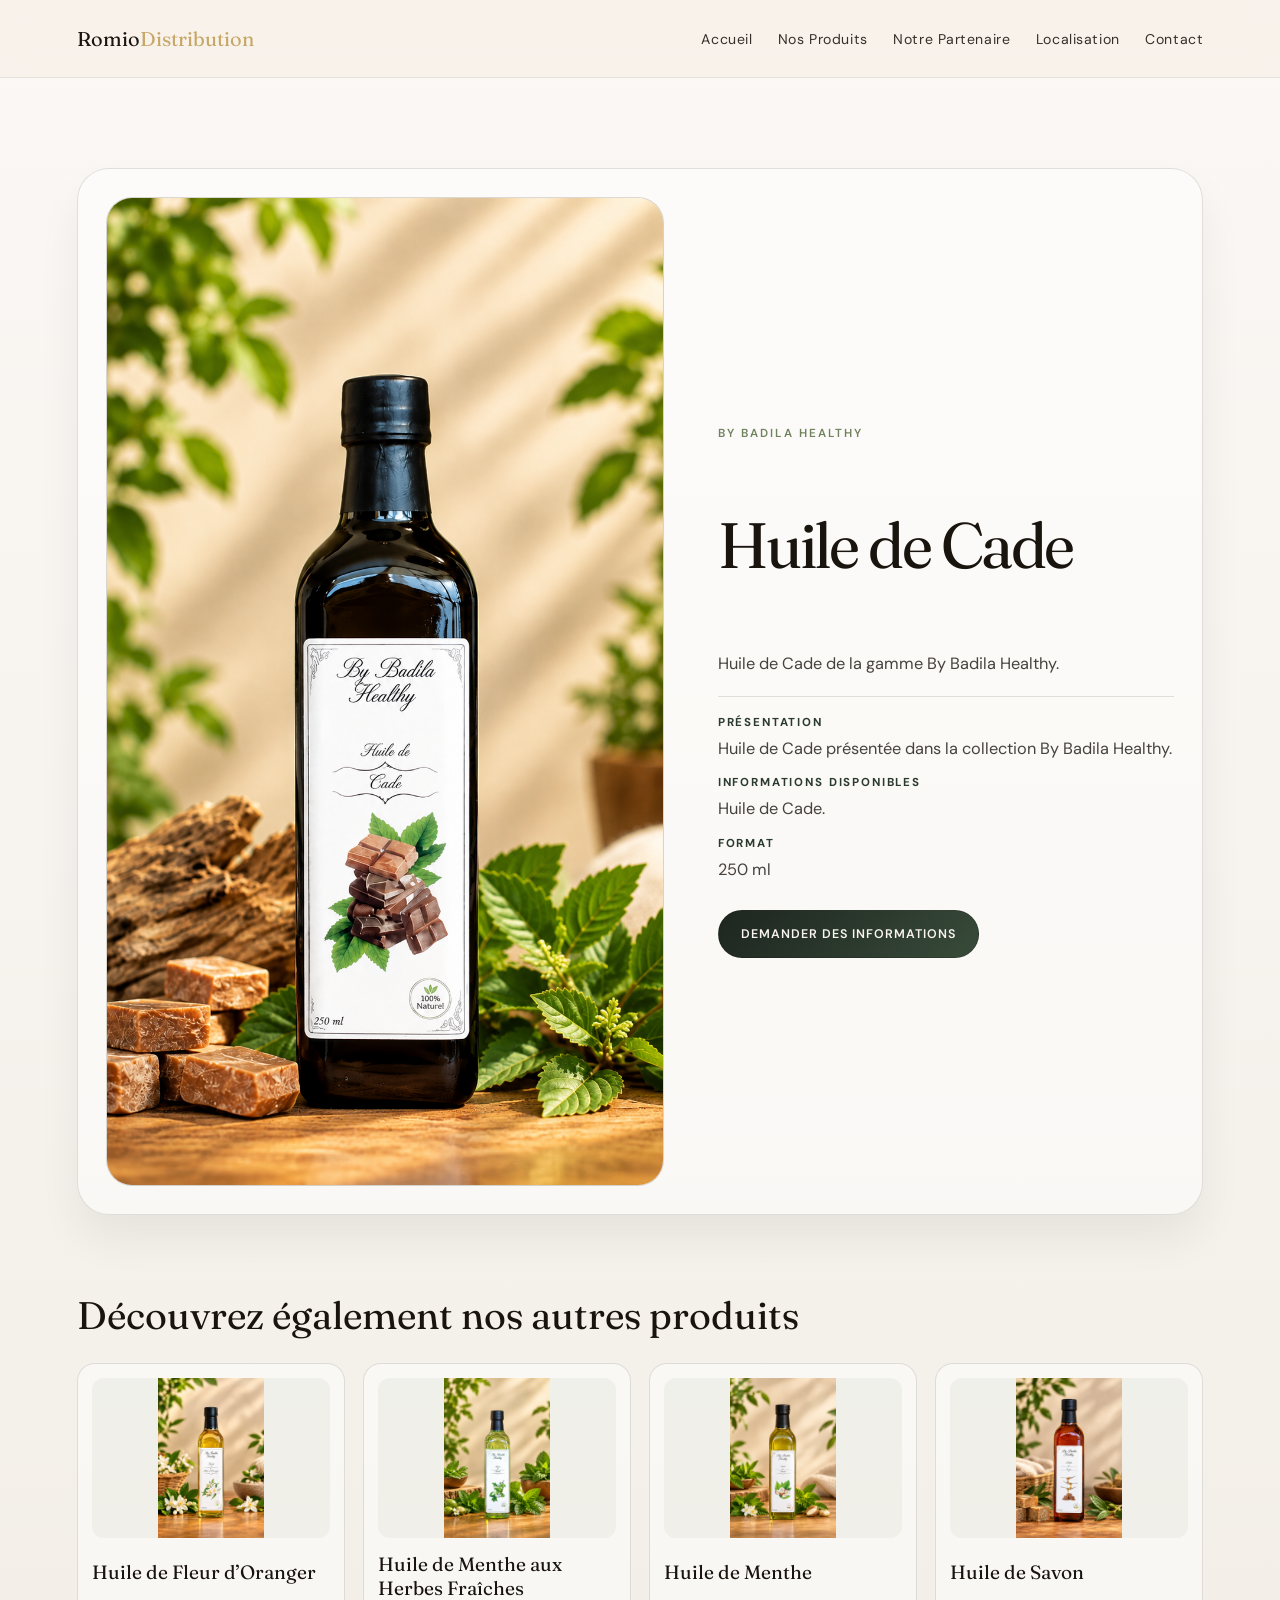
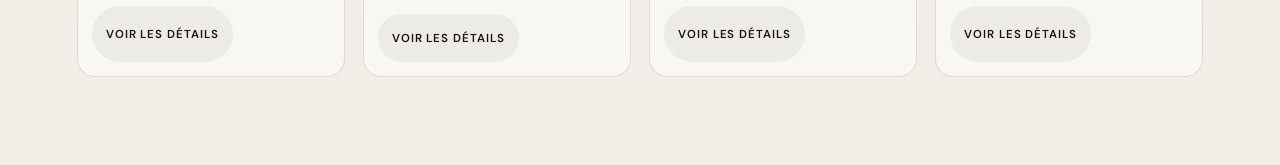
<file: produit-detail.html>
<!DOCTYPE html>
<html lang="fr">
<head>
  <meta charset="UTF-8">
  <meta name="viewport" content="width=device-width, initial-scale=1.0, viewport-fit=cover">
  <title>Produit By Badila Healthy</title>
  <meta name="description" content="Détails d’un produit By Badila Healthy proposé par Romio Distribution.">
  <link rel="preconnect" href="https://fonts.googleapis.com">
  <link rel="preconnect" href="https://fonts.gstatic.com" crossorigin>
  <link href="https://fonts.googleapis.com/css2?family=Cinzel:wght@500;600;700&family=DM+Sans:wght@300;400;500;600;700&family=Fraunces:opsz,wght@9..144,400;9..144,500;9..144,600&display=swap" rel="stylesheet">
  <style>
    :root {
      color-scheme: light;
      --ink: #1a140f;
      --forest: #2a3a2e;
      --olive: #70835d;
      --sand: #f6efe7;
      --paper: #fbf8f3;
      --gold: #c7a767;
      --muted: #5c5852;
      --line: rgba(26, 19, 13, 0.12);
      --page-gutter: clamp(22px, 6vw, 90px);
      font-family: 'DM Sans', sans-serif;
      background: var(--paper);
      color: var(--ink);
    }
    * { box-sizing: border-box; }
    html { scroll-behavior: smooth; }
    body { margin: 0; min-width: 320px; background: linear-gradient(180deg, #fbf8f5 0%, #f2eee7 100%); color: var(--ink); }
    a { color: inherit; text-decoration: none; }
    img { max-width: 100%; display: block; }
    h1, h2, h3 { font-family: 'Fraunces', serif; font-weight: 400; }
    .site-nav {
      position: sticky;
      top: 0;
      z-index: 20;
      display: flex;
      align-items: center;
      justify-content: space-between;
      min-height: 78px;
      padding: 14px var(--page-gutter);
      border-bottom: 1px solid rgba(25, 20, 15, 0.08);
      background: rgba(247, 241, 234, 0.82);
      backdrop-filter: blur(12px);
      -webkit-backdrop-filter: blur(12px);
    }
    .brand { font-family: 'Fraunces', serif; font-size: 1.25rem; white-space: nowrap; }
    .brand span { color: var(--gold); }
    .nav-links { display: flex; align-items: center; gap: clamp(18px, 2vw, 30px); list-style: none; padding: 0; margin: 0; }
    .nav-links a {
      color: rgba(25, 20, 15, 0.88);
      font-size: .88rem;
      letter-spacing: .04em;
      transition: color 180ms ease;
    }
    .nav-links a:hover, .nav-links a:focus-visible { color: var(--forest); }

    .page-shell {
      max-width: 1280px;
      margin: 0 auto;
      padding: clamp(46px, 7vw, 94px) var(--page-gutter) 88px;
    }
    .detail-card {
      display: grid;
      grid-template-columns: minmax(0, 1.1fr) minmax(0, .9fr);
      gap: clamp(32px, 5vw, 54px);
      align-items: center;
      padding: clamp(20px, 3vw, 28px);
      border: 1px solid var(--line);
      border-radius: 32px;
      background: rgba(255,255,255,0.52);
      box-shadow: 0 24px 44px rgba(22, 18, 14, 0.06);
    }
    .detail-image {
      position: relative;
      overflow: hidden;
      border-radius: 26px;
      background: linear-gradient(135deg, rgba(122,143,104,0.12), rgba(199,167,103,0.08));
      border: 1px solid var(--line);
      min-height: clamp(360px, 42vw, 560px);
    }
    .detail-image img {
      width: 100%;
      height: 100%;
      object-fit: contain;
    }
    .detail-copy {
      display: grid;
      gap: 18px;
    }
    .detail-copy .eyebrow {
      color: var(--olive);
      font-size: .73rem;
      letter-spacing: .18em;
      text-transform: uppercase;
      font-weight: 600;
    }
    .detail-copy h1 {
      font-size: clamp(2.9rem, 5vw, 4.6rem);
      line-height: 1.02;
      letter-spacing: -.04em;
    }
    .detail-copy p {
      margin: 0;
      color: rgba(26, 20, 15, 0.8);
      font-size: 1.02rem;
      line-height: 1.8;
    }
    .detail-meta {
      display: grid;
      gap: 12px;
      padding: 18px 0 0;
      border-top: 1px solid var(--line);
    }
    .detail-meta strong {
      display: block;
      margin-bottom: 4px;
      color: var(--forest);
      font-size: .72rem;
      letter-spacing: .16em;
      text-transform: uppercase;
    }
    .detail-actions {
      display: flex;
      flex-wrap: wrap;
      gap: 14px;
      margin-top: 8px;
    }
    .primary-btn, .secondary-btn {
      display: inline-flex;
      align-items: center;
      justify-content: center;
      min-height: 48px;
      padding: 0 22px;
      border-radius: 999px;
      border: 1px solid rgba(26, 20, 15, 0.12);
      font-size: .78rem;
      font-weight: 600;
      letter-spacing: .08em;
      text-transform: uppercase;
      transition: transform 180ms ease, box-shadow 180ms ease;
    }
    .primary-btn {
      background: linear-gradient(135deg, #1d251f 0%, #384b3a 100%);
      color: #f9f4ee;
    }
    .secondary-btn {
      background: transparent;
      color: var(--ink);
    }
    .primary-btn:hover, .secondary-btn:hover, .primary-btn:focus-visible, .secondary-btn:focus-visible {
      transform: translateY(-1px);
      box-shadow: 0 12px 24px rgba(26, 20, 15, 0.08);
    }

    .related {
      margin-top: 76px;
    }
    .related h2 {
      font-size: clamp(2rem, 3vw, 2.8rem);
      margin-bottom: 24px;
    }
    .related-grid {
      display: grid;
      grid-template-columns: repeat(4, minmax(0, 1fr));
      gap: 18px;
    }
    .related-card {
      display: grid;
      gap: 14px;
      padding: 14px;
      border: 1px solid var(--line);
      border-radius: 18px;
      background: rgba(255,255,255,0.5);
      transition: transform 180ms ease, box-shadow 180ms ease;
    }
    .related-card:hover, .related-card:focus-visible {
      transform: translateY(-3px);
      box-shadow: 0 16px 24px rgba(22,18,14,0.06);
    }
    .related-card img {
      width: 100%;
      height: 160px;
      object-fit: contain;
      border-radius: 12px;
      background: rgba(122,143,104,0.08);
    }
    .related-card h3 {
      margin: 0;
      font-size: 1.2rem;
    }
    .related-card a {
      display: inline-flex;
      align-items: center;
      justify-content: center;
      width: fit-content;
      padding: 10px 14px;
      border-radius: 999px;
      background: rgba(25, 22, 17, 0.05);
      font-size: .72rem;
      letter-spacing: .08em;
      text-transform: uppercase;
      font-weight: 600;
    }

    @media (max-width: 980px) {
      .detail-card { grid-template-columns: 1fr; }
      .related-grid { grid-template-columns: repeat(2, minmax(0, 1fr)); }
    }
    @media (max-width: 640px) {
      .site-nav { flex-direction: column; min-height: auto; gap: 10px; padding-top: 16px; padding-bottom: 16px; }
      .nav-links { flex-wrap: wrap; justify-content: center; }
      .related-grid { grid-template-columns: 1fr; }
    }
  </style>
  <link rel="stylesheet" href="site-nav.css">
</head>
<body>
  <nav class="site-nav" aria-label="Navigation principale">
    <a class="brand" href="index.html#accueil">Romio <span>Distribution</span></a>
    <button class="nav-toggle" type="button" aria-label="Ouvrir le menu" aria-expanded="false" aria-controls="navLinks">
      <span></span><span></span><span></span>
    </button>
    <ul class="nav-links" id="navLinks">
      <li><a href="index.html#accueil">Accueil</a></li>
      <li><a href="produits-by-badila.html">Nos Produits</a></li>
      <li><a href="index.html#partenaire">Notre Partenaire</a></li>
      <li><a href="index.html#localisation">Localisation</a></li>
      <li><a href="index.html#contact">Contact</a></li>
    </ul>
  </nav>

  <main class="page-shell">
    <section class="detail-card" aria-live="polite">
      <div class="detail-image">
        <img id="productImage" src="imags/Huile de Cade.png" alt="Huile de Cade">
      </div>

      <div class="detail-copy">
        <span class="eyebrow">By Badila Healthy</span>
        <h1 id="productName">Produit</h1>
        <p id="productDescription"></p>

        <div class="detail-meta">
          <div>
            <strong>Présentation</strong>
            <p id="productIntro"></p>
          </div>
          <div>
            <strong>Informations disponibles</strong>
            <p id="productInfo"></p>
          </div>
          <div>
            <strong>Format</strong>
            <p id="productFormat"></p>
          </div>
        </div>

        <div class="detail-actions">
          <a class="primary-btn" id="productInquiry" href="https://wa.me/212640146174">Demander des informations</a>
        </div>
      </div>
    </section>

    <section class="related" aria-labelledby="related-title">
      <h2 id="related-title">Découvrez également nos autres produits</h2>
      <div class="related-grid" id="relatedGrid"></div>
    </section>
  </main>

  <script>
    const productData = {
      menthe: {
        name: 'Huile de Menthe aux Herbes Fraîches',
        description: 'Huile de Menthe aux Herbes Fraîches de By Badila Healthy.',
        intro: 'Huile de Menthe aux Herbes Fraîches présentée dans la collection By Badila Healthy.',
        info: 'Huile de Menthe aux Herbes Fraîches.',
        format: '250 ml',
        image: 'imags/Huile de menthe aux herbes fraîches.png'
      },
      'menthe-classique': {
        name: 'Huile de Menthe',
        description: 'Huile de Menthe de la gamme By Badila Healthy.',
        intro: 'Huile de Menthe présentée dans la collection By Badila Healthy.',
        info: 'Huile de Menthe.',
        format: '250 ml',
        image: 'imags/Huile de Menthe.png'
      },
      'fleur-oranger': {
        name: 'Huile de Fleur d’Oranger',
        description: 'Huile de Fleur d’Oranger de la gamme By Badila Healthy.',
        intro: 'Huile de Fleur d’Oranger présentée dans la collection By Badila Healthy.',
        info: 'Huile de Fleur d’Oranger.',
        format: '250 ml',
        image: 'imags/Huile de fleur d’oranger naturelle.png'
      },
      cade: {
        name: 'Huile de Cade',
        description: 'Huile de Cade de la gamme By Badila Healthy.',
        intro: 'Huile de Cade présentée dans la collection By Badila Healthy.',
        info: 'Huile de Cade.',
        format: '250 ml',
        image: 'imags/Huile de Cade.png'
      },
      savon: {
        name: 'Huile de Savon',
        description: 'Huile de Savon de la gamme By Badila Healthy.',
        intro: 'Huile de Savon présentée dans la collection By Badila Healthy.',
        info: 'Huile de Savon.',
        format: '250 ml',
        image: 'imags/Huile de Savon.png'
      }
    };

    const orderedKeys = ['cade', 'fleur-oranger', 'menthe', 'menthe-classique', 'savon'];
    const params = new URLSearchParams(window.location.search);
    const selected = params.get('product') || 'cade';
    const current = productData[selected] || productData.cade;

    document.getElementById('productName').textContent = current.name;
    document.getElementById('productInquiry').href = `https://wa.me/212640146174?text=${encodeURIComponent(`Bonjour, je souhaite avoir plus d’informations sur le produit ${current.name}.`)}`;
    document.getElementById('productDescription').textContent = current.description;
    document.getElementById('productIntro').textContent = current.intro;
    document.getElementById('productInfo').textContent = current.info;
    document.getElementById('productFormat').textContent = current.format;

    const image = document.getElementById('productImage');
    image.src = current.image;
    image.alt = current.name;

    const relatedGrid = document.getElementById('relatedGrid');
    orderedKeys.filter(key => key !== selected).forEach((key) => {
      const item = productData[key];
      const card = document.createElement('article');
      card.className = 'related-card';
      card.innerHTML = `
        <img src="${item.image}" alt="${item.name}">
        <h3>${item.name}</h3>
        <a href="produit-detail.html?product=${key}">Voir les détails</a>
      `;
      relatedGrid.appendChild(card);
    });
  </script>
  <script src="site-nav.js" defer></script>
</body>
</html>
</file>
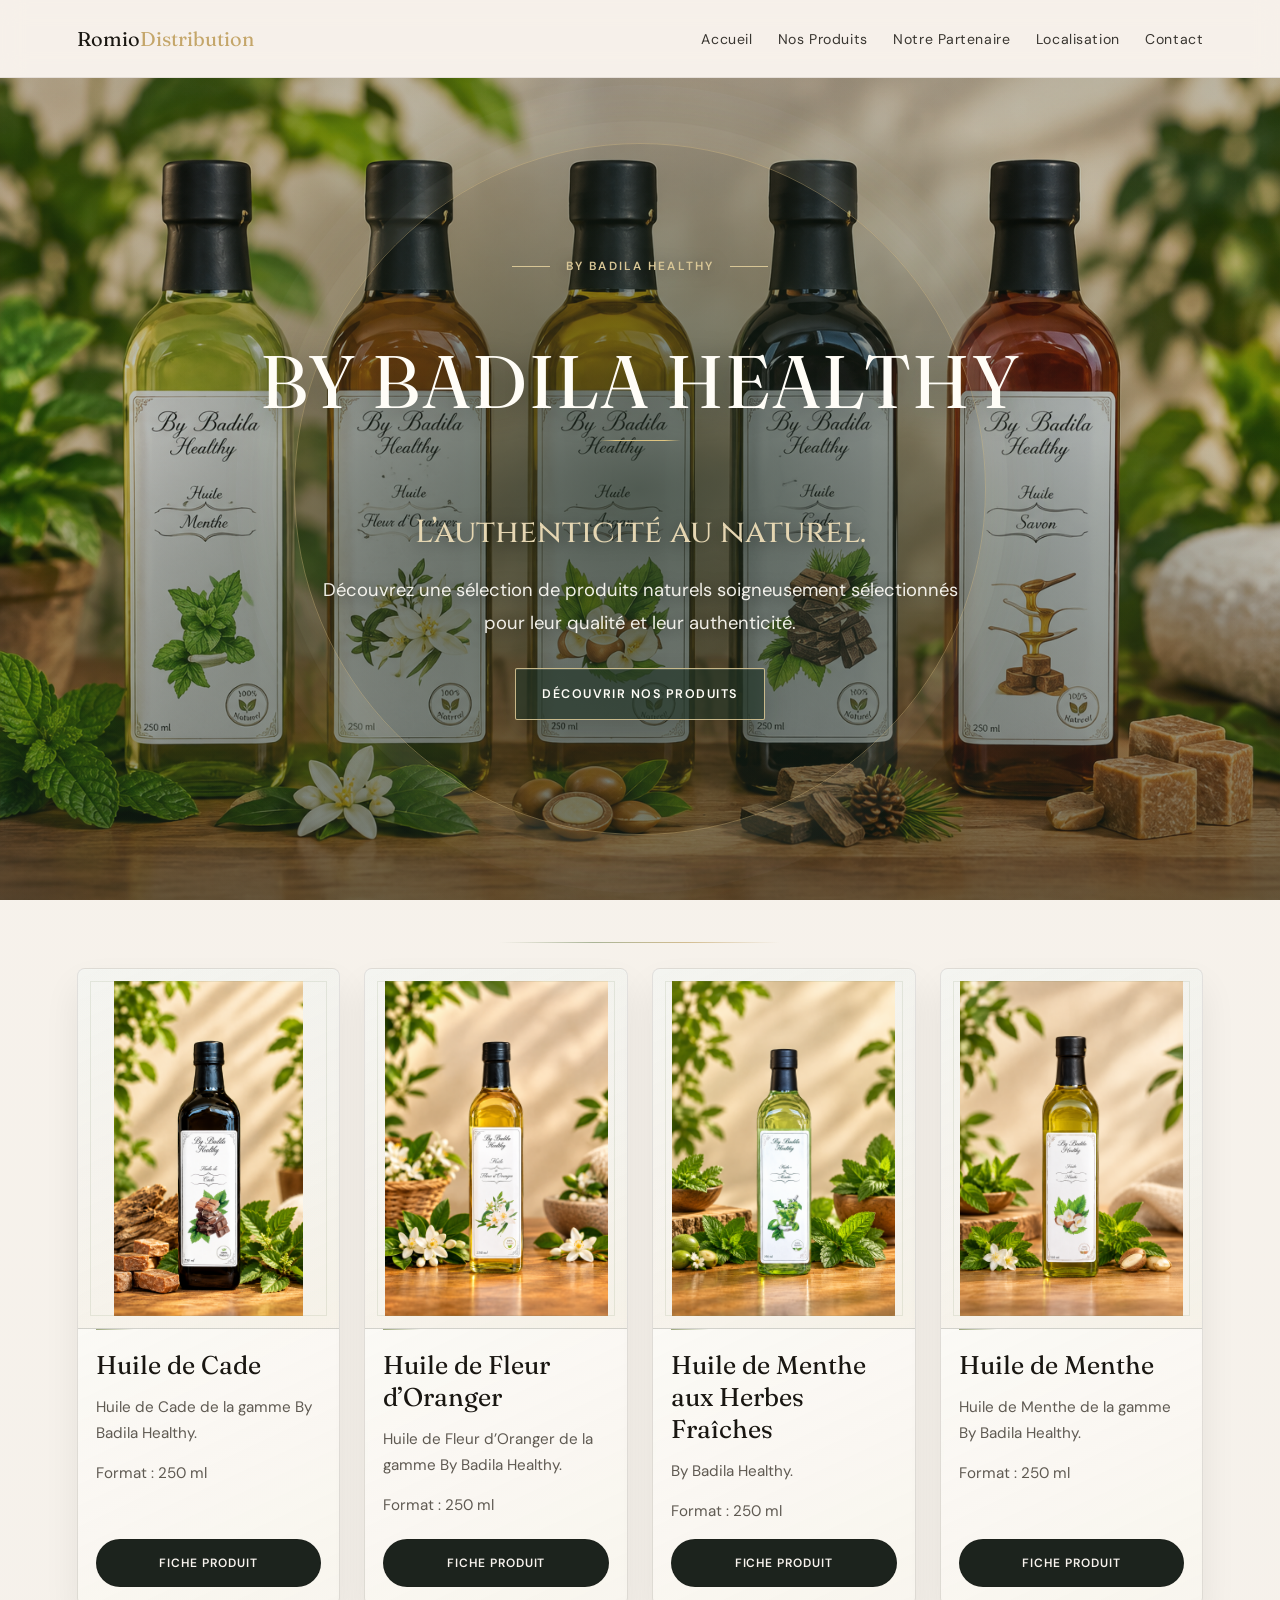
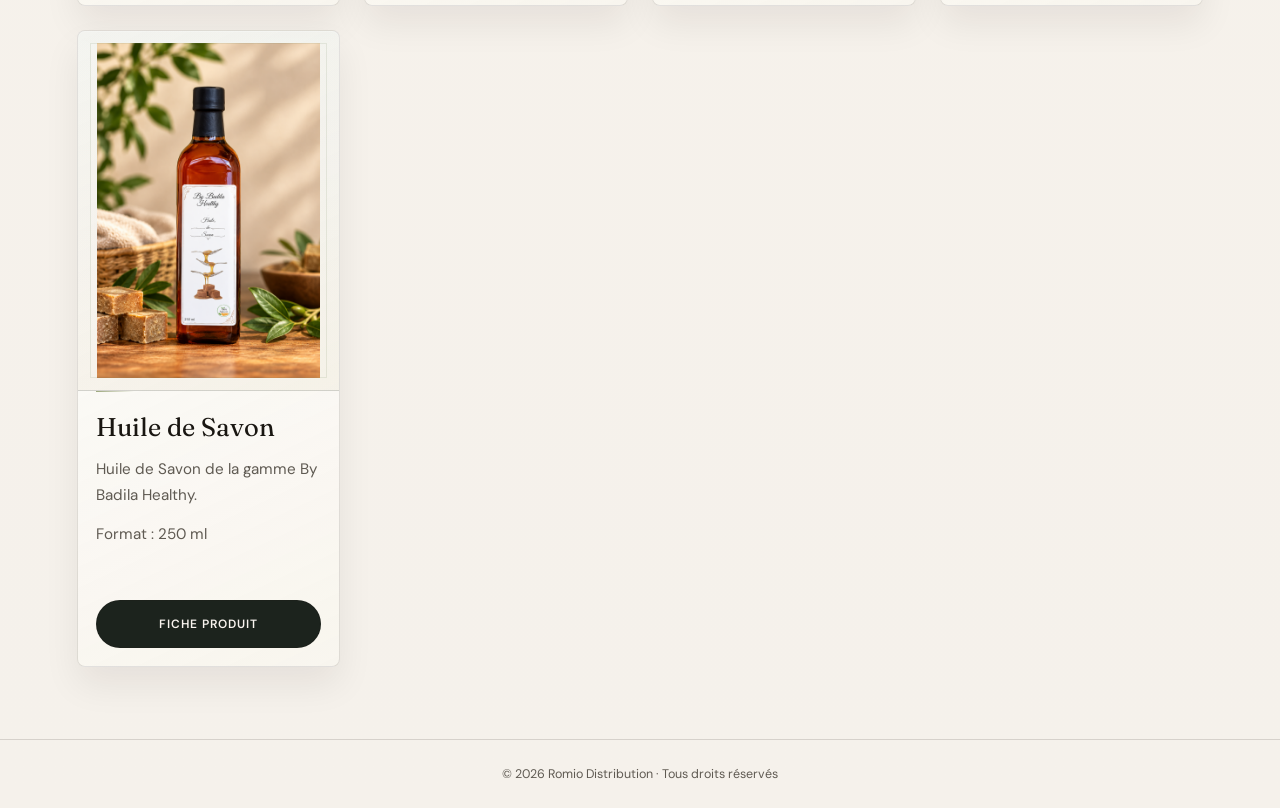
<file: produits-by-badila.html>
<!DOCTYPE html>
<html lang="fr">
<head>
  <meta charset="UTF-8">
  <meta name="viewport" content="width=device-width, initial-scale=1.0, viewport-fit=cover">
  <title>Nos Produits — By Badila Healthy</title>
  <meta name="description" content="Découvrez la sélection de produits naturels By Badila Healthy proposée par Romio Distribution.">
  <link rel="preconnect" href="https://fonts.googleapis.com">
  <link rel="preconnect" href="https://fonts.gstatic.com" crossorigin>
  <link href="https://fonts.googleapis.com/css2?family=Cinzel:wght@500;600;700&family=DM+Sans:wght@300;400;500;600;700&family=Fraunces:opsz,wght@9..144,400;9..144,500;9..144,600&display=swap" rel="stylesheet">
  <style>
    :root {
      color-scheme: light;
      --ink: #191611;
      --forest: #2b3a2f;
      --olive: #74885a;
      --sand: #f4efe7;
      --paper: #f9f6f1;
      --gold: #c4a66a;
      --muted: #5f5a52;
      --line: rgba(26, 19, 13, 0.14);
      --page-gutter: clamp(22px, 6vw, 90px);
      font-family: 'DM Sans', sans-serif;
      background: var(--paper);
      color: var(--ink);
    }
    * { box-sizing: border-box; }
    html { scroll-behavior: smooth; }
    body { margin: 0; min-width: 320px; overflow-x: hidden; background: linear-gradient(180deg, #f7f2eb 0%, #f5f1eb 100%); color: var(--ink); }
    a { color: inherit; text-decoration: none; }
    img { max-width: 100%; display: block; }
    h1, h2, h3 { font-family: 'Fraunces', serif; font-weight: 400; }

    .site-nav {
      position: sticky;
      top: 0;
      z-index: 20;
      display: flex;
      align-items: center;
      justify-content: space-between;
      min-height: 78px;
      padding: 14px var(--page-gutter);
      border-bottom: 1px solid rgba(25, 22, 17, 0.08);
      background: rgba(246, 240, 233, 0.78);
      backdrop-filter: blur(12px);
      -webkit-backdrop-filter: blur(12px);
    }
    .brand { font-family: 'Fraunces', serif; font-size: 1.25rem; white-space: nowrap; }
    .brand span { color: var(--gold); }
    .nav-links { display: flex; align-items: center; gap: clamp(18px, 2vw, 28px); list-style: none; padding: 0; margin: 0; }
    .nav-links a {
      color: rgba(25, 22, 17, 0.86);
      font-size: .88rem;
      letter-spacing: .04em;
      transition: color 180ms ease;
    }
    .nav-links a:hover, .nav-links a:focus-visible { color: var(--forest); }

    .page-shell {
      max-width: 1280px;
      margin: 0 auto;
      padding: 0 var(--page-gutter) 72px;
    }

    .page-hero {
      --badila-nav-height: 78px;
      position: relative;
      display: grid;
      place-items: center;
      width: 100vw;
      height: calc(100vh - var(--badila-nav-height));
      height: calc(100svh - var(--badila-nav-height));
      height: calc(100dvh - var(--badila-nav-height));
      margin-left: calc(50% - 50vw);
      padding: clamp(34px, 6vw, 72px) var(--page-gutter);
      overflow: hidden;
      isolation: isolate;
      background:
        radial-gradient(ellipse at 50% 34%, rgba(196, 166, 106, .2), transparent 48%),
        linear-gradient(135deg, #304333 0%, #233328 58%, #464330 100%);
      color: var(--paper);
      text-align: center;
    }
    .page-hero-media {
      position: absolute;
      z-index: 0;
      inset: 0;
      overflow: hidden;
    }
    .page-hero-media img {
      width: 100%;
      height: 100%;
      object-fit: cover;
      object-position: center 48%;
    }
    .page-hero::after {
      position: absolute;
      z-index: 1;
      top: 50%;
      left: 50%;
      width: min(72vw, 690px);
      aspect-ratio: 1;
      border: 1px solid rgba(221, 194, 137, .38);
      border-radius: 50%;
      box-shadow: 0 0 0 22px rgba(255, 250, 237, .035), 0 0 0 58px rgba(255, 250, 237, .022), 0 0 80px rgba(233, 203, 137, .12);
      content: '';
      pointer-events: none;
      transform: translate(-50%, -50%);
    }
    .page-hero > :not(.page-hero-media) {
      position: relative;
      z-index: 2;
    }
    .page-hero::before {
      position: absolute;
      z-index: 1;
      inset: 0;
      background:
        radial-gradient(ellipse at center, rgba(26, 41, 29, .72) 0%, rgba(26, 41, 29, .44) 36%, rgba(26, 41, 29, .12) 72%),
        linear-gradient(180deg, rgba(24, 36, 26, .2), rgba(24, 36, 26, .06) 44%, rgba(24, 36, 26, .56));
      content: '';
      pointer-events: none;
    }
    .page-hero-content {
      display: grid;
      justify-items: center;
      gap: clamp(14px, 2.2vh, 24px);
      width: min(1080px, 100%);
      padding: 20px 0;
      animation: badila-reveal 750ms ease both;
    }
    .page-hero .eyebrow {
      display: inline-flex;
      justify-content: center;
      align-items: center;
      gap: 16px;
      width: fit-content;
      font-size: .74rem;
      letter-spacing: .18em;
      text-transform: uppercase;
      color: #d8c696;
      font-weight: 600;
      text-shadow: 0 2px 16px rgba(15, 24, 17, .55);
    }
    .page-hero .eyebrow::before,
    .page-hero .eyebrow::after {
      content: '';
      width: clamp(22px, 3vw, 38px);
      height: 1px;
      background: currentColor;
    }
    .page-hero h1 {
      max-width: 1080px;
      color: #fffdf7;
      font-size: clamp(2.7rem, 5.8vw, 5rem);
      line-height: 1;
      letter-spacing: .02em;
      text-shadow: 0 4px 30px rgba(13, 20, 14, .48);
      text-wrap: balance;
    }
    .page-hero h1::after {
      display: block;
      width: 82px;
      height: 1px;
      margin: 22px auto 0;
      background: linear-gradient(90deg, transparent, #dfc581 20%, #dfc581 80%, transparent);
      content: '';
    }
    .page-hero-tagline {
      color: #e5d6b2 !important;
      font-family: 'Cinzel', serif;
      font-size: clamp(1.25rem, 2.6vw, 2rem) !important;
      font-weight: 500;
      line-height: 1.35 !important;
      text-shadow: 0 3px 22px rgba(13, 20, 14, .5);
    }
    .page-hero p {
      max-width: 680px;
      margin: 0;
      color: rgba(255, 253, 247, .92);
      font-size: clamp(1rem, 1.55vw, 1.15rem);
      line-height: 1.8;
      text-shadow: 0 2px 16px rgba(13, 20, 14, .55);
    }
    @keyframes badila-reveal {
      from { opacity: 0; transform: translateY(14px); }
      to { opacity: 1; transform: translateY(0); }
    }
    .hero-cta {
      display: inline-flex;
      align-items: center;
      justify-content: center;
      min-height: 52px;
      margin-top: 8px;
      padding: 14px 26px;
      border: 1px solid rgba(232, 210, 158, .82);
      border-radius: 2px;
      background: rgba(32, 51, 37, .68);
      color: #fffdf7;
      font-size: .78rem;
      font-weight: 600;
      letter-spacing: .12em;
      text-decoration: none;
      text-transform: uppercase;
      box-shadow: 0 12px 34px rgba(14, 23, 16, .22), inset 0 1px 0 rgba(255, 255, 255, .12);
      backdrop-filter: blur(8px);
      transition: transform 180ms ease, background-color 180ms ease, box-shadow 180ms ease;
    }
    .hero-cta:hover, .hero-cta:focus-visible {
      transform: translateY(-2px);
      background: rgba(54, 76, 56, .88);
      box-shadow: 0 16px 36px rgba(14, 23, 16, .3), inset 0 1px 0 rgba(255, 255, 255, .16);
    }

    .product-grid {
      position: relative;
      display: grid;
      grid-template-columns: repeat(4, minmax(0, 1fr));
      grid-auto-rows: 1fr;
      gap: 24px;
      margin-top: 42px;
      padding-top: 26px;
    }
    .product-grid::before {
      position: absolute;
      top: 0;
      left: 50%;
      width: min(100%, 280px);
      height: 1px;
      background: linear-gradient(90deg, transparent, rgba(116, 136, 90, .58), rgba(196, 166, 106, .7), transparent);
      content: '';
      transform: translateX(-50%);
    }

    .product-card {
      position: relative;
      display: flex;
      flex-direction: column;
      background: linear-gradient(155deg, rgba(255,255,255,.82), rgba(248,245,238,.96));
      border: 1px solid rgba(26, 19, 13, .12);
      border-radius: 8px;
      overflow: hidden;
      box-shadow: 0 18px 36px rgba(26, 18, 11, .07), inset 0 1px 0 rgba(255,255,255,.7);
      transition: transform 220ms ease, box-shadow 220ms ease, border-color 220ms ease;
    }
    .product-card:hover, .product-card:focus-visible {
      transform: translateY(-4px);
      border-color: rgba(116, 136, 90, .32);
      box-shadow: 0 25px 46px rgba(26, 34, 21, .12), inset 0 1px 0 rgba(255,255,255,.8);
    }
    .product-image {
      position: relative;
      height: 360px;
      padding: 12px;
      background: linear-gradient(180deg, rgba(126,145,106,0.08), rgba(196,166,106,0.08));
      border-bottom: 1px solid var(--line);
      overflow: hidden;
    }
    .product-image::after {
      position: absolute;
      inset: 12px;
      border: 1px solid rgba(116, 136, 90, .14);
      content: '';
      pointer-events: none;
    }
    .product-image img {
      width: 100%;
      height: 100%;
      object-fit: contain;
      transition: transform 280ms ease;
    }
    .product-card:hover .product-image img { transform: scale(1.025); }
    .product-body {
      position: relative;
      display: flex;
      flex: 1;
      flex-direction: column;
      gap: 14px;
      padding: 20px 18px 18px;
    }
    .product-body::before {
      position: absolute;
      top: 0;
      left: 18px;
      width: 38px;
      height: 1px;
      background: linear-gradient(90deg, #9ca77c, transparent);
      content: '';
    }
    .product-body h3 {
      margin: 0;
      font-size: clamp(1.3rem, 2vw, 1.8rem);
    }
    .product-body p {
      margin: 0;
      color: var(--muted);
      font-size: .95rem;
      line-height: 1.7;
    }
    .product-link {
      display: inline-flex;
      align-items: center;
      justify-content: center;
      margin-top: auto;
      padding: 12px 16px;
      border: 1px solid rgba(25,22,17,0.12);
      border-radius: 999px;
      background: #1c231d;
      color: #f8f3ee;
      font-size: .75rem;
      font-weight: 600;
      letter-spacing: .08em;
      text-transform: uppercase;
      transition: background-color 180ms ease, transform 180ms ease;
    }
    .product-link:hover, .product-link:focus-visible {
      background: #334334;
      transform: translateY(-1px);
    }

    @media (max-width: 1100px) {
      .product-grid { grid-template-columns: repeat(2, minmax(0, 1fr)); }
    }
    @media (max-width: 760px) {
      .page-hero { --badila-nav-height: calc(79px + env(safe-area-inset-top, 0px)); }
      .page-hero {
        grid-template-columns: minmax(0, 1fr);
        grid-template-rows: minmax(0, 34fr) minmax(0, 66fr);
        align-content: stretch;
        gap: 0;
        padding: 12px var(--page-gutter);
        text-align: center;
      }
      .page-hero-media {
        position: relative;
        inset: auto;
        grid-row: 1;
        width: min(100%, 590px);
        height: 100%;
        overflow: visible;
      }
      .page-hero-media img { object-fit: contain; object-position: center; }
      .page-hero::before {
        background:
          linear-gradient(180deg, rgba(27, 42, 30, .02) 0%, rgba(27, 42, 30, .02) 34%, rgba(30, 47, 34, .78) 47%, #233328 62%, #233328 100%),
          radial-gradient(ellipse at 50% 38%, rgba(196, 166, 106, .12), transparent 54%);
      }
      .page-hero::after { top: 22%; left: 50%; width: min(82vw, 420px); box-shadow: 0 0 0 12px rgba(255, 250, 237, .028), 0 0 0 32px rgba(255, 250, 237, .018); }
      .page-hero-content { grid-row: 2; align-content: center; gap: clamp(5px, 1.1vh, 10px); padding: 0 0 5px; }
      .page-hero .eyebrow { justify-content: center; text-align: center; }
      .page-hero h1 { max-width: 620px; font-size: clamp(1.8rem, 8.3vw, 3.4rem); letter-spacing: 0; }
      .page-hero h1::after { width: 56px; margin-top: 8px; }
      .page-hero-tagline { font-size: clamp(1rem, 4.5vw, 1.4rem) !important; }
      .page-hero p { max-width: 480px; margin-inline: auto; font-size: clamp(.84rem, 3.4vw, .98rem); line-height: 1.45; }
      .hero-cta { min-height: 46px; margin-top: 0; padding: 11px 16px; font-size: .68rem; }
    }
    @media (max-width: 640px) {
      .nav-links { gap: 12px; flex-wrap: wrap; justify-content: center; }
      .site-nav { flex-direction: column; min-height: auto; gap: 10px; padding-top: 16px; padding-bottom: 16px; }
      .product-grid { grid-template-columns: 1fr; }
      .product-image { height: 340px; }
    }
    @media (max-width: 900px) and (max-height: 500px) and (orientation: landscape) {
      .page-hero {
        --badila-nav-height: calc(77px + env(safe-area-inset-top, 0px));
        grid-template-columns: minmax(0, .86fr) minmax(0, 1.14fr);
        grid-template-rows: minmax(0, 1fr);
        gap: 6px;
        padding: 8px clamp(12px, 3vw, 22px);
      }
      .page-hero-media { position: relative; inset: auto; grid-column: 1; grid-row: 1; width: 100%; height: 100%; }
      .page-hero-media img { object-fit: contain; }
      .page-hero::before {
        background:
          linear-gradient(90deg, rgba(30, 47, 34, .02) 0%, rgba(30, 47, 34, .14) 35%, rgba(30, 47, 34, .82) 51%, #233328 68%),
          radial-gradient(ellipse at 28% 50%, rgba(196, 166, 106, .12), transparent 48%);
      }
      .page-hero::after { top: 50%; left: 30%; width: min(38vw, 230px); }
      .page-hero-content { grid-column: 2; grid-row: 1; align-content: center; gap: 6px; padding: 0 0 0 4px; }
      .page-hero h1 { font-size: clamp(1.5rem, 4vw, 2.4rem); }
      .page-hero h1::after { width: 44px; margin-top: 7px; }
      .page-hero-tagline { font-size: clamp(.94rem, 2.8vw, 1.25rem) !important; }
      .page-hero p { font-size: clamp(.76rem, 1.9vw, .88rem); line-height: 1.38; }
      .hero-cta { min-height: 42px; margin-top: 2px; padding: 10px 12px; font-size: .62rem; letter-spacing: .08em; }
    }
    @media (prefers-reduced-motion: reduce) {
      .product-card, .product-image img, .product-link { transition: none; }
    }
    .site-footer {
      padding: 26px var(--page-gutter);
      border-top: 1px solid var(--line);
      color: var(--muted);
      font-size: .78rem;
      text-align: center;
    }
  </style>
  <link rel="stylesheet" href="site-nav.css">
</head>
<body>
  <nav class="site-nav" aria-label="Navigation principale">
    <a class="brand" href="index.html#accueil">Romio <span>Distribution</span></a>
    <button class="nav-toggle" type="button" aria-label="Ouvrir le menu" aria-expanded="false" aria-controls="navLinks">
      <span></span><span></span><span></span>
    </button>
    <ul class="nav-links" id="navLinks">
      <li><a href="index.html#accueil">Accueil</a></li>
      <li><a href="produits-by-badila.html">Nos Produits</a></li>
      <li><a href="index.html#partenaire">Notre Partenaire</a></li>
      <li><a href="index.html#localisation">Localisation</a></li>
      <li><a href="index.html#contact">Contact</a></li>
    </ul>
  </nav>

  <main class="page-shell">
    <header class="page-hero">
      <div class="page-hero-media" aria-hidden="true">
        <img src="imags/Huiles naturelles By Badila Healthy.png" alt="" fetchpriority="high">
      </div>
      <div class="page-hero-content">
        <span class="eyebrow">By Badila Healthy</span>
        <h1>BY BADILA HEALTHY</h1>
        <p class="page-hero-tagline">L’authenticité au naturel.</p>
        <p>Découvrez une sélection de produits naturels soigneusement sélectionnés pour leur qualité et leur authenticité.</p>
        <a class="hero-cta" href="#products">DÉCOUVRIR NOS PRODUITS</a>
      </div>
    </header>

    <section class="product-grid" id="products" aria-label="Catalogue By Badila Healthy">
      <article class="product-card">
        <div class="product-image"><img src="imags/Huile de Cade.png" alt="Huile de Cade" loading="lazy"></div>
        <div class="product-body">
          <h3>Huile de Cade</h3>
          <p>Huile de Cade de la gamme By Badila Healthy.</p>
          <p>Format : 250 ml</p>
          <a class="product-link" href="produit-detail.html?product=cade">Fiche produit</a>
        </div>
      </article>

      <article class="product-card">
        <div class="product-image"><img src="imags/Huile de fleur d’oranger naturelle.png" alt="Huile de Fleur d’Oranger" loading="lazy"></div>
        <div class="product-body">
          <h3>Huile de Fleur d’Oranger</h3>
          <p>Huile de Fleur d’Oranger de la gamme By Badila Healthy.</p>
          <p>Format : 250 ml</p>
          <a class="product-link" href="produit-detail.html?product=fleur-oranger">Fiche produit</a>
        </div>
      </article>

      <article class="product-card">
        <div class="product-image"><img src="imags/Huile de menthe aux herbes fraîches.png" alt="Huile de Menthe aux Herbes Fraîches" loading="lazy"></div>
        <div class="product-body">
          <h3>Huile de Menthe aux Herbes Fraîches</h3>
          <p>By Badila Healthy.</p>
          <p>Format : 250 ml</p>
          <a class="product-link" href="produit-detail.html?product=menthe">Fiche produit</a>
        </div>
      </article>

      <article class="product-card">
        <div class="product-image"><img src="imags/Huile de Menthe.png" alt="Huile de Menthe" loading="lazy"></div>
        <div class="product-body">
          <h3>Huile de Menthe</h3>
          <p>Huile de Menthe de la gamme By Badila Healthy.</p>
          <p>Format : 250 ml</p>
          <a class="product-link" href="produit-detail.html?product=menthe-classique">Fiche produit</a>
        </div>
      </article>

      <article class="product-card">
        <div class="product-image"><img src="imags/Huile de Savon.png" alt="Huile de Savon" loading="lazy"></div>
        <div class="product-body">
          <h3>Huile de Savon</h3>
          <p>Huile de Savon de la gamme By Badila Healthy.</p>
          <p>Format : 250 ml</p>
          <a class="product-link" href="produit-detail.html?product=savon">Fiche produit</a>
        </div>
      </article>
    </section>
  </main>
  <footer class="site-footer">© 2026 Romio Distribution · Tous droits réservés</footer>
  <script src="site-nav.js" defer></script>
</body>
</html>
</file>
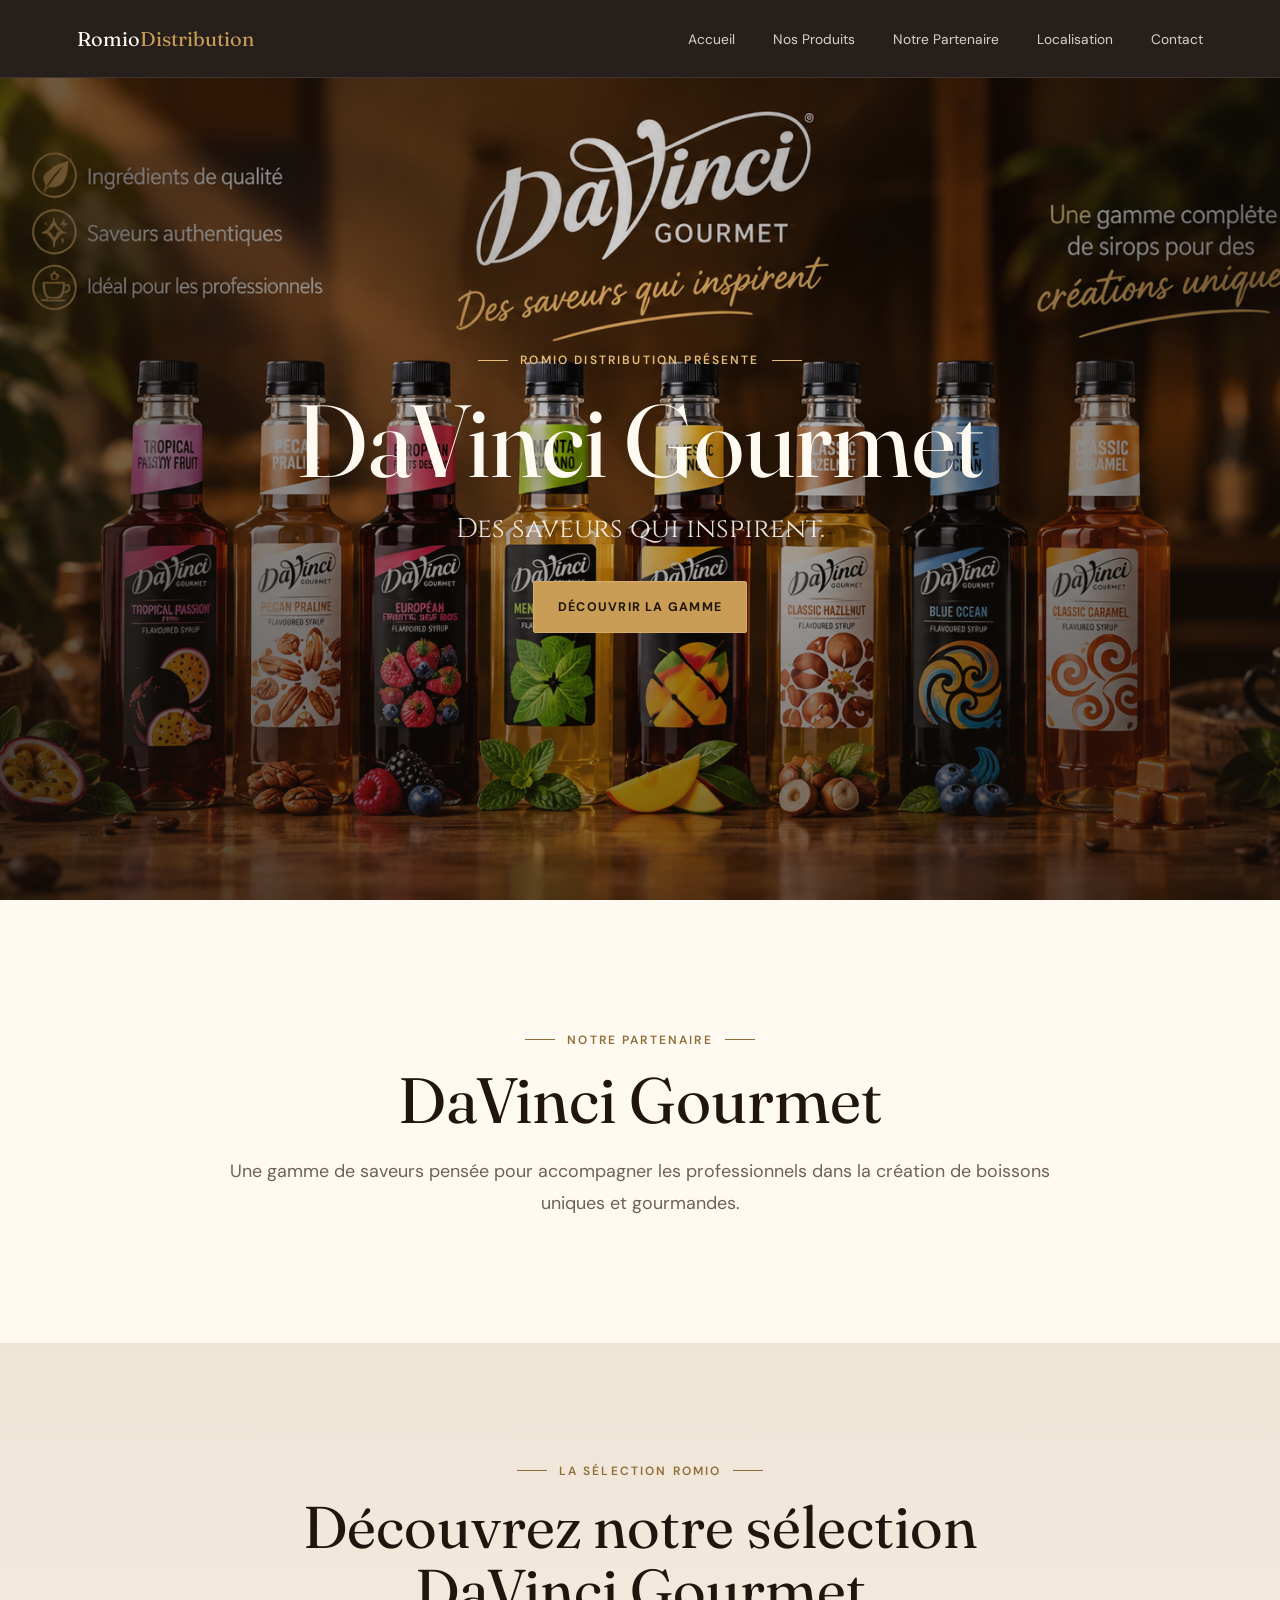
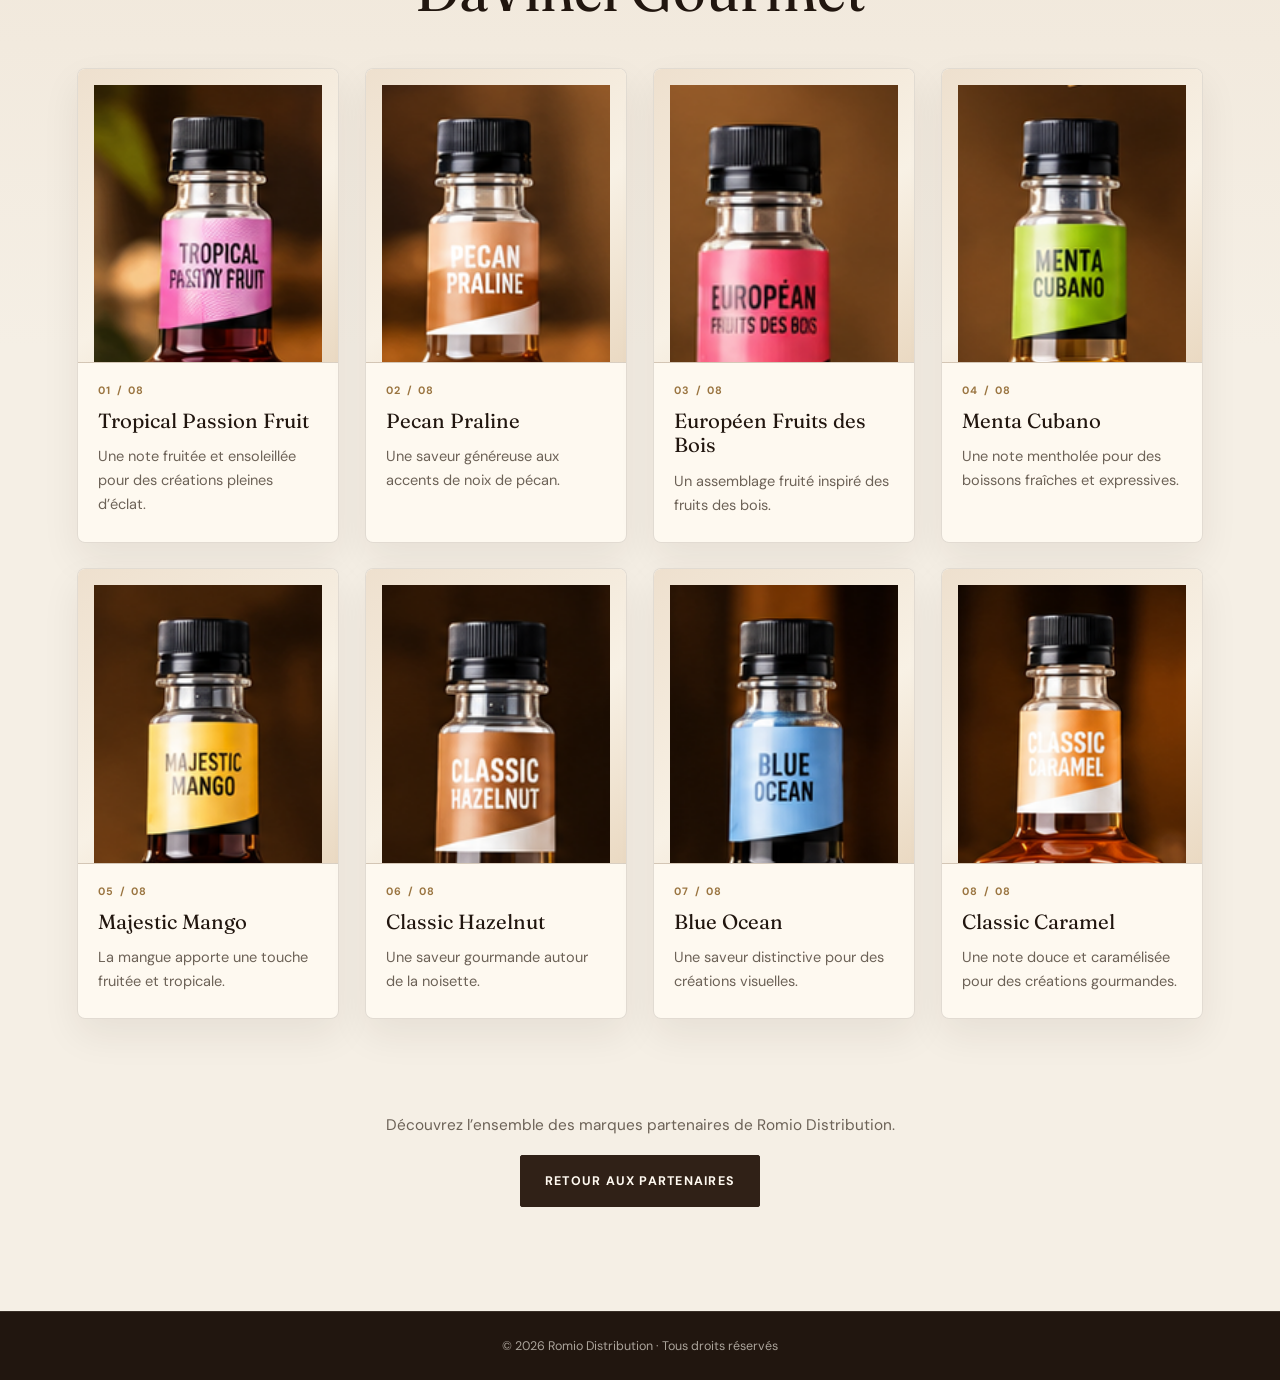
<file: produits-davinci.html>
<!DOCTYPE html>
<html lang="fr">
<head>
  <meta charset="UTF-8">
  <meta name="viewport" content="width=device-width, initial-scale=1.0, viewport-fit=cover">
  <meta name="theme-color" content="#21160f">
  <title>DaVinci Gourmet | Romio Distribution</title>
  <meta name="description" content="Découvrez la sélection DaVinci Gourmet proposée par Romio Distribution.">
  <link rel="preconnect" href="https://fonts.googleapis.com">
  <link rel="preconnect" href="https://fonts.gstatic.com" crossorigin>
  <link href="https://fonts.googleapis.com/css2?family=Cinzel:wght@500;600;700&family=DM+Sans:wght@300;400;500;600;700&family=Fraunces:opsz,wght@9..144,400;9..144,500;9..144,600&display=swap" rel="stylesheet">
  <style>
    :root {
      color-scheme: light;
      --ink: #21160f;
      --espresso: #302117;
      --paper: #f5efe5;
      --cream: #fffaf1;
      --gold: #c99d55;
      --muted: #6c6257;
      --line: rgba(33, 22, 15, .13);
      --page-gutter: clamp(22px, 6vw, 88px);
      font-family: 'DM Sans', sans-serif;
      background: var(--paper);
      color: var(--ink);
      font-synthesis: none;
      text-rendering: optimizeLegibility;
      -webkit-font-smoothing: antialiased;
    }
    *, *::before, *::after { box-sizing: border-box; }
    * { margin: 0; }
    html { scroll-behavior: smooth; scroll-padding-top: 82px; }
    body { min-width: 320px; overflow-x: hidden; }
    a { color: inherit; }
    h1, h2, h3 { font-family: 'Fraunces', serif; font-weight: 400; }

    .site-nav {
      position: sticky;
      top: 0;
      z-index: 10;
      display: flex;
      align-items: center;
      justify-content: space-between;
      min-height: 78px;
      gap: 22px;
      padding: 14px var(--page-gutter);
      border-bottom: 1px solid rgba(255,255,255,.1);
      background: rgba(26, 19, 14, .94);
      color: var(--cream);
      backdrop-filter: blur(12px);
    }
    .brand { font-family: 'Fraunces', serif; font-size: 1.25rem; text-decoration: none; white-space: nowrap; }
    .brand span { color: var(--gold); }
    .nav-links { display: flex; align-items: center; gap: clamp(18px, 3vw, 38px); list-style: none; padding: 0; }
    .nav-links a { color: rgba(255,250,241,.82); font-size: .86rem; text-decoration: none; transition: color 180ms ease; }
    .nav-links a:hover, .nav-links a:focus-visible { color: #e4bd7b; }

    .hero {
      position: relative;
      display: grid;
      --hero-nav-height: 78px;
      min-height: calc(100vh - var(--hero-nav-height));
      min-height: calc(100svh - var(--hero-nav-height));
      min-height: calc(100dvh - var(--hero-nav-height));
      place-items: center;
      overflow: hidden;
      padding: 96px var(--page-gutter);
      isolation: isolate;
      background: var(--espresso);
      color: var(--cream);
      text-align: center;
    }
    .hero-media, .hero-shade { position: absolute; z-index: -1; inset: 0; }
    .hero-media img { display: block; width: 100%; height: 100%; object-fit: cover; object-position: center; }
    .hero-shade { background: linear-gradient(90deg, rgba(20,14,10,.66), rgba(20,14,10,.2) 48%, rgba(20,14,10,.58)), linear-gradient(0deg, rgba(20,14,10,.48), transparent 58%); }
    .hero-copy { width: min(900px, 100%); animation: reveal .8s ease both; }
    .eyebrow { display: inline-flex; align-items: center; justify-content: center; gap: 12px; color: #e5bd79; font-size: .75rem; font-weight: 600; letter-spacing: .18em; text-transform: uppercase; }
    .eyebrow::before, .eyebrow::after { width: 30px; height: 1px; background: currentColor; content: ''; }
    .hero h1 { margin-top: 22px; font-size: clamp(3.2rem, 8vw, 7.4rem); line-height: .98; text-wrap: balance; text-shadow: 0 4px 24px rgba(0,0,0,.34); }
    .hero-copy > p { margin-top: 20px; color: rgba(255,250,241,.9); font-family: 'Cinzel', serif; font-size: clamp(1.15rem, 2.2vw, 1.7rem); }
    .hero-action, .return-action {
      display: inline-flex;
      align-items: center;
      justify-content: center;
      min-height: 52px;
      margin-top: 34px;
      padding: 14px 24px;
      border: 1px solid #d6ad69;
      border-radius: 2px;
      background: #c99d55;
      color: #20150e;
      font-size: .78rem;
      font-weight: 700;
      letter-spacing: .1em;
      text-decoration: none;
      text-transform: uppercase;
      transition: transform 180ms ease, background-color 180ms ease, box-shadow 180ms ease;
    }
    .hero-action:hover, .hero-action:focus-visible, .return-action:hover, .return-action:focus-visible { transform: translateY(-2px); background: #dfb875; box-shadow: 0 12px 28px rgba(37,22,11,.18); }

    .intro { padding: clamp(74px, 10vw, 124px) var(--page-gutter); background: var(--cream); text-align: center; }
    .intro-inner { width: min(820px, 100%); margin-inline: auto; }
    .intro .eyebrow { color: #906d38; }
    .intro h2 { margin-top: 18px; font-size: clamp(2.4rem, 5vw, 4rem); line-height: 1.05; }
    .intro p { margin: 22px auto 0; color: var(--muted); font-size: clamp(1rem, 1.5vw, 1.12rem); line-height: 1.8; }

    .range { padding: clamp(72px, 9vw, 112px) var(--page-gutter) 96px; background: linear-gradient(180deg, #efe5d7, #f5efe5 44%); }
    .range-head { width: min(800px, 100%); margin: 0 auto 46px; text-align: center; }
    .range-head .eyebrow { color: #906d38; }
    .range-head h2 { margin-top: 16px; font-size: clamp(2.2rem, 4.6vw, 3.8rem); line-height: 1.08; text-wrap: balance; }
    .product-grid { display: grid; grid-template-columns: repeat(4, minmax(0, 1fr)); gap: clamp(14px, 2vw, 26px); max-width: 1480px; margin-inline: auto; }
    .product-card {
      display: flex;
      min-width: 0;
      flex-direction: column;
      overflow: hidden;
      border: 1px solid var(--line);
      border-radius: 8px;
      background: rgba(255,250,241,.9);
      box-shadow: 0 16px 38px rgba(43,29,17,.07);
      animation: reveal .65s ease both;
      transition: transform 200ms ease, box-shadow 200ms ease;
    }
    .product-card:hover { transform: translateY(-5px); box-shadow: 0 24px 48px rgba(43,29,17,.13); }
    .product-card:nth-child(2) { animation-delay: 70ms; }
    .product-card:nth-child(3) { animation-delay: 140ms; }
    .product-card:nth-child(4) { animation-delay: 210ms; }
    .product-card:nth-child(5) { animation-delay: 280ms; }
    .product-card:nth-child(6) { animation-delay: 350ms; }
    .product-card:nth-child(7) { animation-delay: 420ms; }
    .product-card:nth-child(8) { animation-delay: 490ms; }
    .product-image { display: grid; place-items: center; height: clamp(220px, 23vw, 300px); padding: 16px; overflow: hidden; border-bottom: 1px solid var(--line); background: linear-gradient(145deg, #eee0ce, #f8f1e5 58%, #ead9c2); }
    .product-image img { display: block; width: 100%; height: 100%; object-fit: contain; transition: transform 300ms ease; }
    .product-card:hover .product-image img { transform: scale(1.035); }
    .product-copy { display: flex; flex: 1; flex-direction: column; gap: 12px; padding: 20px 20px 24px; }
    .product-copy h3 { font-size: clamp(1.18rem, 1.6vw, 1.52rem); line-height: 1.18; }
    .product-copy p { color: var(--muted); font-size: .91rem; line-height: 1.65; }
    .product-index { color: #9a7541; font-size: .67rem; font-weight: 700; letter-spacing: .15em; }

    .return { padding: 0 var(--page-gutter) 104px; background: #f5efe5; text-align: center; }
    .return p { color: var(--muted); font-size: .96rem; }
    .return-action { margin-top: 20px; background: var(--espresso); border-color: var(--espresso); color: var(--cream); }
    .return-action:hover, .return-action:focus-visible { background: #4a3422; }
    .site-footer { padding: 26px var(--page-gutter); border-top: 1px solid rgba(255,250,241,.1); background: #21160f; color: rgba(255,250,241,.62); font-size: .78rem; text-align: center; }

    @keyframes reveal { from { opacity: 0; transform: translateY(14px); } to { opacity: 1; transform: translateY(0); } }
    @media (max-width: 1020px) { .product-grid { grid-template-columns: repeat(2, minmax(0, 1fr)); } }
    @media (max-width: 700px) {
      .site-nav { flex-direction: column; justify-content: center; gap: 12px; padding-block: 14px; }
      .nav-links { flex-wrap: wrap; justify-content: center; gap: 12px 22px; }
      .nav-links a { font-size: .78rem; }
      .hero {
        --hero-nav-height: calc(77px + env(safe-area-inset-top, 0px));
        min-height: calc(100vh - var(--hero-nav-height));
        min-height: calc(100svh - var(--hero-nav-height));
        min-height: calc(100dvh - var(--hero-nav-height));
        padding: 72px var(--page-gutter);
      }
      .hero h1 { font-size: clamp(2.8rem, 12vw, 4.5rem); }
      .product-grid { gap: 14px; }
      .product-image { height: clamp(190px, 56vw, 250px); padding: 10px; }
      .product-copy { gap: 9px; padding: 16px 14px 19px; }
      .product-copy h3 { font-size: clamp(1.05rem, 4.5vw, 1.3rem); }
      .product-copy p { font-size: .83rem; }
      .return { padding-bottom: 76px; }
    }
    @media (max-width: 380px) { .product-grid { grid-template-columns: 1fr; } .product-image { height: 290px; } }
    @media (max-width: 900px) and (max-height: 500px) and (orientation: landscape) {
      .hero { padding-block: 20px; }
      .hero h1 { font-size: clamp(2.2rem, 8vw, 4rem); }
      .hero-copy > p { margin-top: 12px; }
      .hero-action { margin-top: 16px; }
    }
    @media (prefers-reduced-motion: reduce) { *, *::before, *::after { scroll-behavior: auto !important; animation-duration: .01ms !important; animation-iteration-count: 1 !important; transition-duration: .01ms !important; } }
  </style>
  <link rel="stylesheet" href="site-nav.css">
</head>
<body>
    <nav class="site-nav" aria-label="Navigation DaVinci Gourmet" style="--mobile-nav-background: var(--espresso); --mobile-menu-background: var(--espresso); --mobile-nav-color: var(--cream);">
    <a class="brand" href="index.html#accueil">Romio <span>Distribution</span></a>
    <button class="nav-toggle" type="button" aria-label="Ouvrir le menu" aria-expanded="false" aria-controls="navLinks">
      <span></span><span></span><span></span>
    </button>
    <ul class="nav-links" id="navLinks">
      <li><a href="index.html#accueil">Accueil</a></li>
      <li><a href="#gamme">Nos Produits</a></li>
      <li><a href="index.html#partenaire">Notre Partenaire</a></li>
      <li><a href="index.html#localisation">Localisation</a></li>
      <li><a href="index.html#contact">Contact</a></li>
    </ul>
  </nav>

  <main>
    <section class="hero" aria-labelledby="davinci-title">
      <div class="hero-media" aria-hidden="true"><img src="imags/Gamme DaVinci Gourmet, saveurs inspirantes.png" alt=""></div>
      <div class="hero-shade" aria-hidden="true"></div>
      <div class="hero-copy">
        <span class="eyebrow">Romio Distribution présente</span>
        <h1 id="davinci-title">DaVinci Gourmet</h1>
        <p>Des saveurs qui inspirent.</p>
        <a class="hero-action" href="#gamme">Découvrir la gamme</a>
      </div>
    </section>

    <section class="intro" aria-labelledby="intro-title">
      <div class="intro-inner">
        <span class="eyebrow">Notre partenaire</span>
        <h2 id="intro-title">DaVinci Gourmet</h2>
        <p>Une gamme de saveurs pensée pour accompagner les professionnels dans la création de boissons uniques et gourmandes.</p>
      </div>
    </section>

    <section class="range" id="gamme" aria-labelledby="range-title">
      <header class="range-head">
        <span class="eyebrow">La sélection Romio</span>
        <h2 id="range-title">Découvrez notre sélection DaVinci Gourmet</h2>
      </header>
      <div class="product-grid">
        <article class="product-card">
          <div class="product-image"><img src="imags/davinci-tropical-passion-fruit.png" alt="Bouteille DaVinci Gourmet Tropical Passion Fruit" loading="lazy"></div>
          <div class="product-copy"><span class="product-index">01 / 08</span><h3>Tropical Passion Fruit</h3><p>Une note fruitée et ensoleillée pour des créations pleines d’éclat.</p></div>
        </article>
        <article class="product-card">
          <div class="product-image"><img src="imags/davinci-pecan-praline.png" alt="Bouteille DaVinci Gourmet Pecan Praline" loading="lazy"></div>
          <div class="product-copy"><span class="product-index">02 / 08</span><h3>Pecan Praline</h3><p>Une saveur généreuse aux accents de noix de pécan.</p></div>
        </article>
        <article class="product-card">
          <div class="product-image"><img src="imags/davinci-europeen-fruits-des-bois.png" alt="Bouteille DaVinci Gourmet Européen Fruits des Bois" loading="lazy"></div>
          <div class="product-copy"><span class="product-index">03 / 08</span><h3>Européen Fruits des Bois</h3><p>Un assemblage fruité inspiré des fruits des bois.</p></div>
        </article>
        <article class="product-card">
          <div class="product-image"><img src="imags/davinci-menta-cubano.png" alt="Bouteille DaVinci Gourmet Menta Cubano" loading="lazy"></div>
          <div class="product-copy"><span class="product-index">04 / 08</span><h3>Menta Cubano</h3><p>Une note mentholée pour des boissons fraîches et expressives.</p></div>
        </article>
        <article class="product-card">
          <div class="product-image"><img src="imags/davinci-majestic-mango.png" alt="Bouteille DaVinci Gourmet Majestic Mango" loading="lazy"></div>
          <div class="product-copy"><span class="product-index">05 / 08</span><h3>Majestic Mango</h3><p>La mangue apporte une touche fruitée et tropicale.</p></div>
        </article>
        <article class="product-card">
          <div class="product-image"><img src="imags/davinci-classic-hazelnut.png" alt="Bouteille DaVinci Gourmet Classic Hazelnut" loading="lazy"></div>
          <div class="product-copy"><span class="product-index">06 / 08</span><h3>Classic Hazelnut</h3><p>Une saveur gourmande autour de la noisette.</p></div>
        </article>
        <article class="product-card">
          <div class="product-image"><img src="imags/davinci-blue-ocean.png" alt="Bouteille DaVinci Gourmet Blue Ocean" loading="lazy"></div>
          <div class="product-copy"><span class="product-index">07 / 08</span><h3>Blue Ocean</h3><p>Une saveur distinctive pour des créations visuelles.</p></div>
        </article>
        <article class="product-card">
          <div class="product-image"><img src="imags/davinci-classic-caramel.png" alt="Bouteille DaVinci Gourmet Classic Caramel" loading="lazy"></div>
          <div class="product-copy"><span class="product-index">08 / 08</span><h3>Classic Caramel</h3><p>Une note douce et caramélisée pour des créations gourmandes.</p></div>
        </article>
      </div>
    </section>

    <section class="return" aria-label="Retour à la sélection des partenaires">
      <p>Découvrez l’ensemble des marques partenaires de Romio Distribution.</p>
      <a class="return-action" href="index.html#partenaire">Retour aux partenaires</a>
    </section>
  </main>
  <footer class="site-footer">© 2026 Romio Distribution · Tous droits réservés</footer>
  <script src="site-nav.js" defer></script>
</body>
</html>
</file>
<file: site-nav.css>
.nav-toggle {
  display: none;
  position: relative;
  z-index: 2;
  flex: 0 0 48px;
  width: 48px;
  height: 48px;
  place-items: center;
  grid-template-rows: repeat(3, 1px);
  gap: 5px;
  border: 0;
  background: none;
  color: inherit;
  cursor: pointer;
  -webkit-tap-highlight-color: transparent;
}
.nav-toggle span {
  grid-column: 1;
  width: 18px;
  height: 1px;
  background: currentColor;
  transition: transform 180ms ease, opacity 180ms ease;
}
.nav-toggle[aria-expanded="true"] span:first-child { transform: translateY(6px) rotate(45deg); }
.nav-toggle[aria-expanded="true"] span:nth-child(2) { opacity: 0; }
.nav-toggle[aria-expanded="true"] span:last-child { transform: translateY(-6px) rotate(-45deg); }
.nav-toggle:active { opacity: .72; }
.site-nav .brand { display: inline-flex; align-items: center; min-height: 48px; }
.nav-links a { display: flex; align-items: center; min-height: 44px; }
.product-link, .related-card a { min-height: 48px; }
a:active, button:active { opacity: .82; }

@media (max-width: 900px) {
  .site-nav {
    flex-direction: row;
    justify-content: space-between;
    min-height: 70px;
    gap: 12px;
    padding-top: calc(14px + env(safe-area-inset-top, 0px));
    background: var(--mobile-nav-background, var(--paper));
    backdrop-filter: none;
    -webkit-backdrop-filter: none;
  }
  .nav-toggle { display: grid; }
  .nav-links {
    position: fixed;
    inset: env(safe-area-inset-top, 0px) 0 env(safe-area-inset-bottom, 0px) auto;
    z-index: 1;
    display: flex;
    flex-direction: column;
    align-items: stretch;
    justify-content: center;
    gap: clamp(8px, 3vh, 22px);
    width: min(82vw, 360px);
    max-height: 100vh;
    max-height: 100dvh;
    margin: 0;
    padding: max(24px, env(safe-area-inset-top, 0px)) 24px max(24px, env(safe-area-inset-bottom, 0px));
    overflow-y: auto;
    overscroll-behavior: contain;
    background: var(--mobile-menu-background, var(--paper));
    transform: translateX(100%);
    visibility: hidden;
    pointer-events: none;
    transition: transform 240ms ease;
  }
  .nav-links.open {
    transform: translateX(0);
    visibility: visible;
    pointer-events: auto;
    transition-delay: 0s;
  }
  .nav-links a {
    display: flex;
    align-items: center;
    min-height: 48px;
    padding: 8px 4px;
    color: var(--mobile-nav-color, var(--ink));
    font-size: clamp(1rem, 5vw, 1.25rem);
    -webkit-tap-highlight-color: transparent;
  }
  .nav-links a:active { opacity: .72; }
  body.menu-open { overflow: hidden; }
}

@media (max-width: 900px) and (max-height: 500px) and (orientation: landscape) {
  .nav-links { gap: 8px; padding-block: 12px; }
}

@media (prefers-reduced-motion: reduce) {
  .nav-toggle span, .nav-links { transition-duration: .01ms; }
}
</file>
